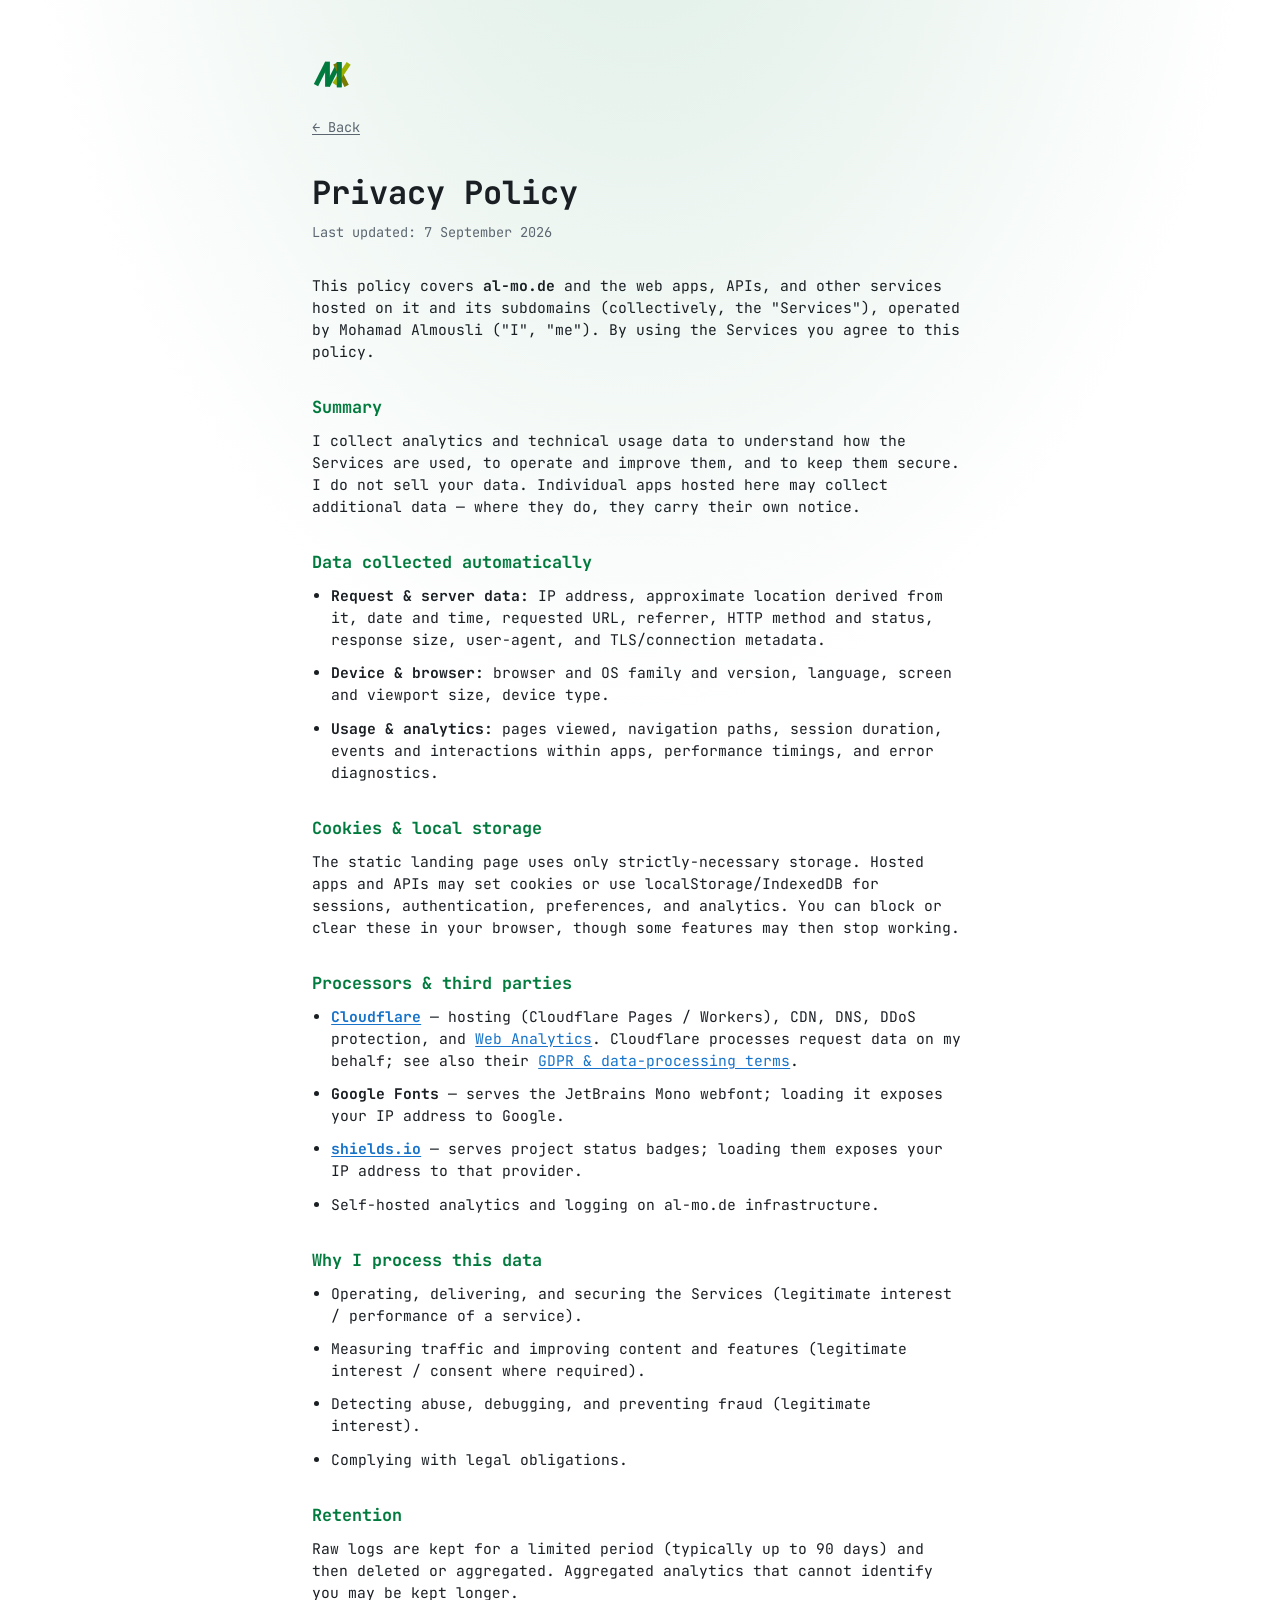
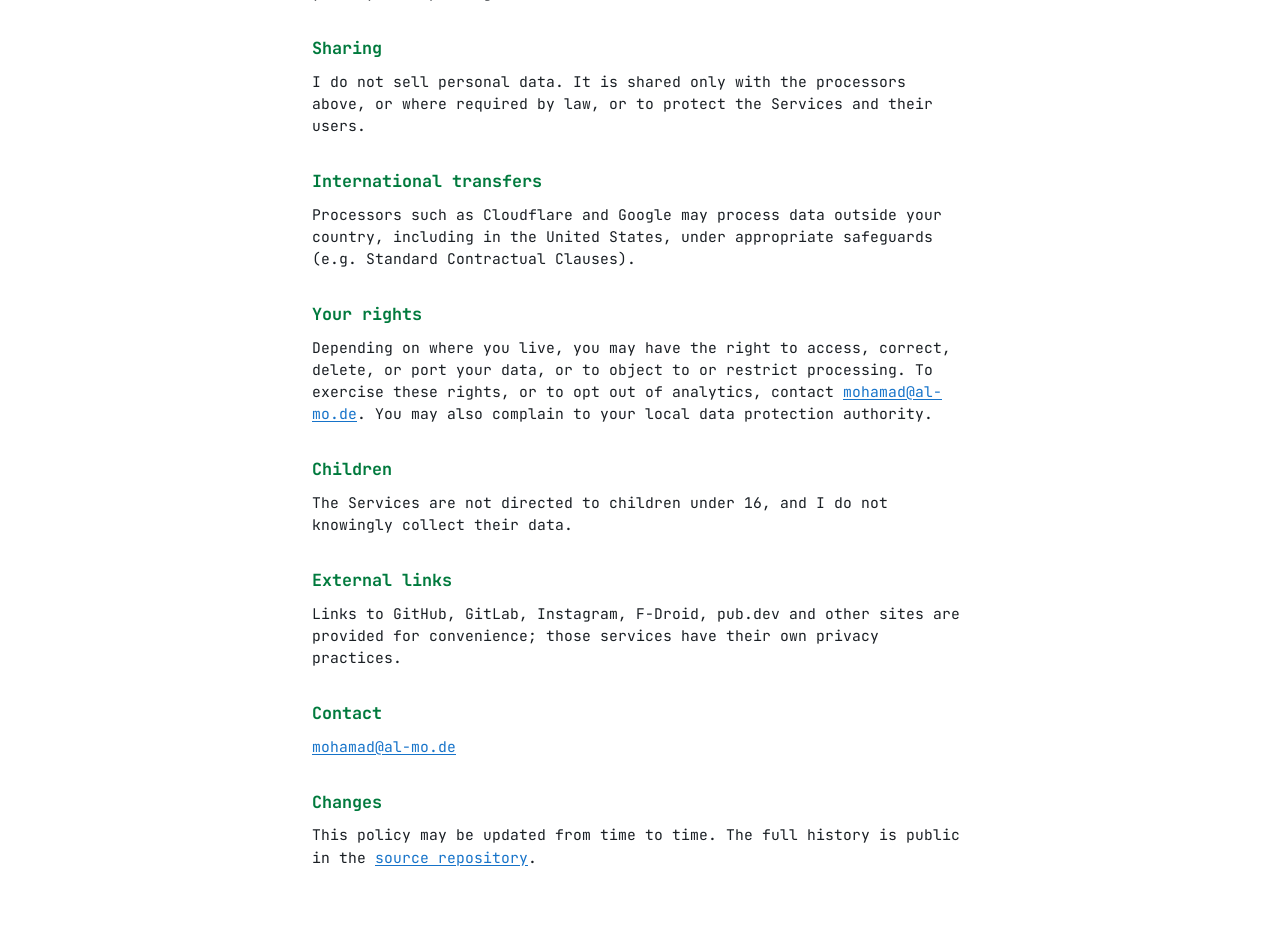
<file: privacy/index.html>
<!DOCTYPE html>
<html lang="en">

<head>
    <meta charset="UTF-8">
    <meta name="viewport" content="width=device-width, initial-scale=1.0">
    <meta name="color-scheme" content="dark light">
    <title>Privacy Policy — mkalmousli</title>
    <meta name="description" content="Privacy policy for al-mo.de and its hosted services.">
    <meta name="robots" content="index, follow">
    <meta name="theme-color" content="#0b0f14" media="(prefers-color-scheme: dark)">
    <meta name="theme-color" content="#ffffff" media="(prefers-color-scheme: light)">
    <link rel="canonical" href="https://al-mo.de/privacy/">
    <link rel="stylesheet" href="/style.css">
    <link rel="icon" type="image/x-icon" href="/assets/favicon.ico">
    <link rel="icon" type="image/svg+xml" href="/assets/mk.svg">
    <link rel="apple-touch-icon" href="/assets/mk.png">
    <link rel="preconnect" href="https://fonts.googleapis.com">
    <link rel="preconnect" href="https://fonts.gstatic.com" crossorigin>
    <link href="https://fonts.googleapis.com/css2?family=JetBrains+Mono:ital,wght@0,400;0,500;0,700;1,400&display=swap"
        rel="stylesheet">
</head>

<body>
    <main id="content" class="doc">
        <a class="doc-home" href="/"><img src="/assets/mk.svg" alt="mkalmousli" width="40" height="40" /></a>
        <a class="back" href="/">&larr; Back</a>
        <h1>Privacy Policy</h1>
        <p class="updated">Last updated: 7 September 2026</p>

        <p>This policy covers <strong>al-mo.de</strong> and the web apps, APIs, and
            other services hosted on it and its subdomains (collectively, the "Services"), operated by Mohamad Almousli
            ("I", "me"). By using the Services you agree to this policy.</p>

        <h2>Summary</h2>
        <p>I collect analytics and technical usage data to understand how the Services are used, to operate and
            improve them, and to keep them secure. I do not sell your data. Individual apps hosted here may collect
            additional data — where they do, they carry their own notice.</p>

        <h2>Data collected automatically</h2>
        <ul>
            <li><strong>Request &amp; server data:</strong> IP address, approximate location derived from it, date and
                time, requested URL, referrer, HTTP method and status, response size, user-agent, and TLS/connection
                metadata.</li>
            <li><strong>Device &amp; browser:</strong> browser and OS family and version, language, screen and
                viewport size, device type.</li>
            <li><strong>Usage &amp; analytics:</strong> pages viewed, navigation paths, session duration, events and
                interactions within apps, performance timings, and error diagnostics.</li>
        </ul>

        <h2>Cookies &amp; local storage</h2>
        <p>The static landing page uses only strictly-necessary storage. Hosted apps and APIs may set cookies or use
            <code>localStorage</code>/<code>IndexedDB</code> for sessions, authentication, preferences, and
            analytics. You can block or clear these in your browser, though some features may then stop working.</p>

        <h2>Processors &amp; third parties</h2>
        <ul>
            <li><strong><a href="https://www.cloudflare.com/privacypolicy/" rel="noopener">Cloudflare</a></strong> —
                hosting (Cloudflare Pages / Workers), CDN, DNS, DDoS protection, and
                <a href="https://www.cloudflare.com/web-analytics/" rel="noopener">Web Analytics</a>. Cloudflare
                processes request data on my behalf; see also their
                <a href="https://www.cloudflare.com/trust-hub/gdpr/" rel="noopener">GDPR &amp; data-processing
                    terms</a>.</li>
            <li><strong>Google Fonts</strong> — serves the JetBrains Mono webfont; loading it exposes your IP address
                to Google.</li>
            <li><strong><a href="https://shields.io/" rel="noopener">shields.io</a></strong> — serves project status
                badges; loading them exposes your IP address to that provider.</li>
            <li>Self-hosted analytics and logging on al-mo.de infrastructure.</li>
        </ul>

        <h2>Why I process this data</h2>
        <ul>
            <li>Operating, delivering, and securing the Services (legitimate interest / performance of a service).</li>
            <li>Measuring traffic and improving content and features (legitimate interest / consent where required).</li>
            <li>Detecting abuse, debugging, and preventing fraud (legitimate interest).</li>
            <li>Complying with legal obligations.</li>
        </ul>

        <h2>Retention</h2>
        <p>Raw logs are kept for a limited period (typically up to 90 days) and then deleted or aggregated. Aggregated
            analytics that cannot identify you may be kept longer.</p>

        <h2>Sharing</h2>
        <p>I do not sell personal data. It is shared only with the processors above, or where required by law, or to
            protect the Services and their users.</p>

        <h2>International transfers</h2>
        <p>Processors such as Cloudflare and Google may process data outside your country, including in the United
            States, under appropriate safeguards (e.g. Standard Contractual Clauses).</p>

        <h2>Your rights</h2>
        <p>Depending on where you live, you may have the right to access, correct, delete, or port your data, or to
            object to or restrict processing. To exercise these rights, or to opt out of analytics, contact
            <a href="mailto:mohamad@al-mo.de">mohamad@al-mo.de</a>. You may also complain to your local data
            protection authority.</p>

        <h2>Children</h2>
        <p>The Services are not directed to children under 16, and I do not knowingly collect their data.</p>

        <h2>External links</h2>
        <p>Links to GitHub, GitLab, Instagram, F-Droid, pub.dev and other sites are provided for convenience; those
            services have their own privacy practices.</p>

        <h2>Contact</h2>
        <p><a href="mailto:mohamad@al-mo.de">mohamad@al-mo.de</a></p>

        <h2>Changes</h2>
        <p>This policy may be updated from time to time. The full history is public in the
            <a href="https://github.com/mkalmousli/mkalmousli.github.io" rel="noopener">source repository</a>.</p>
    </main>
</body>

</html>
</file>
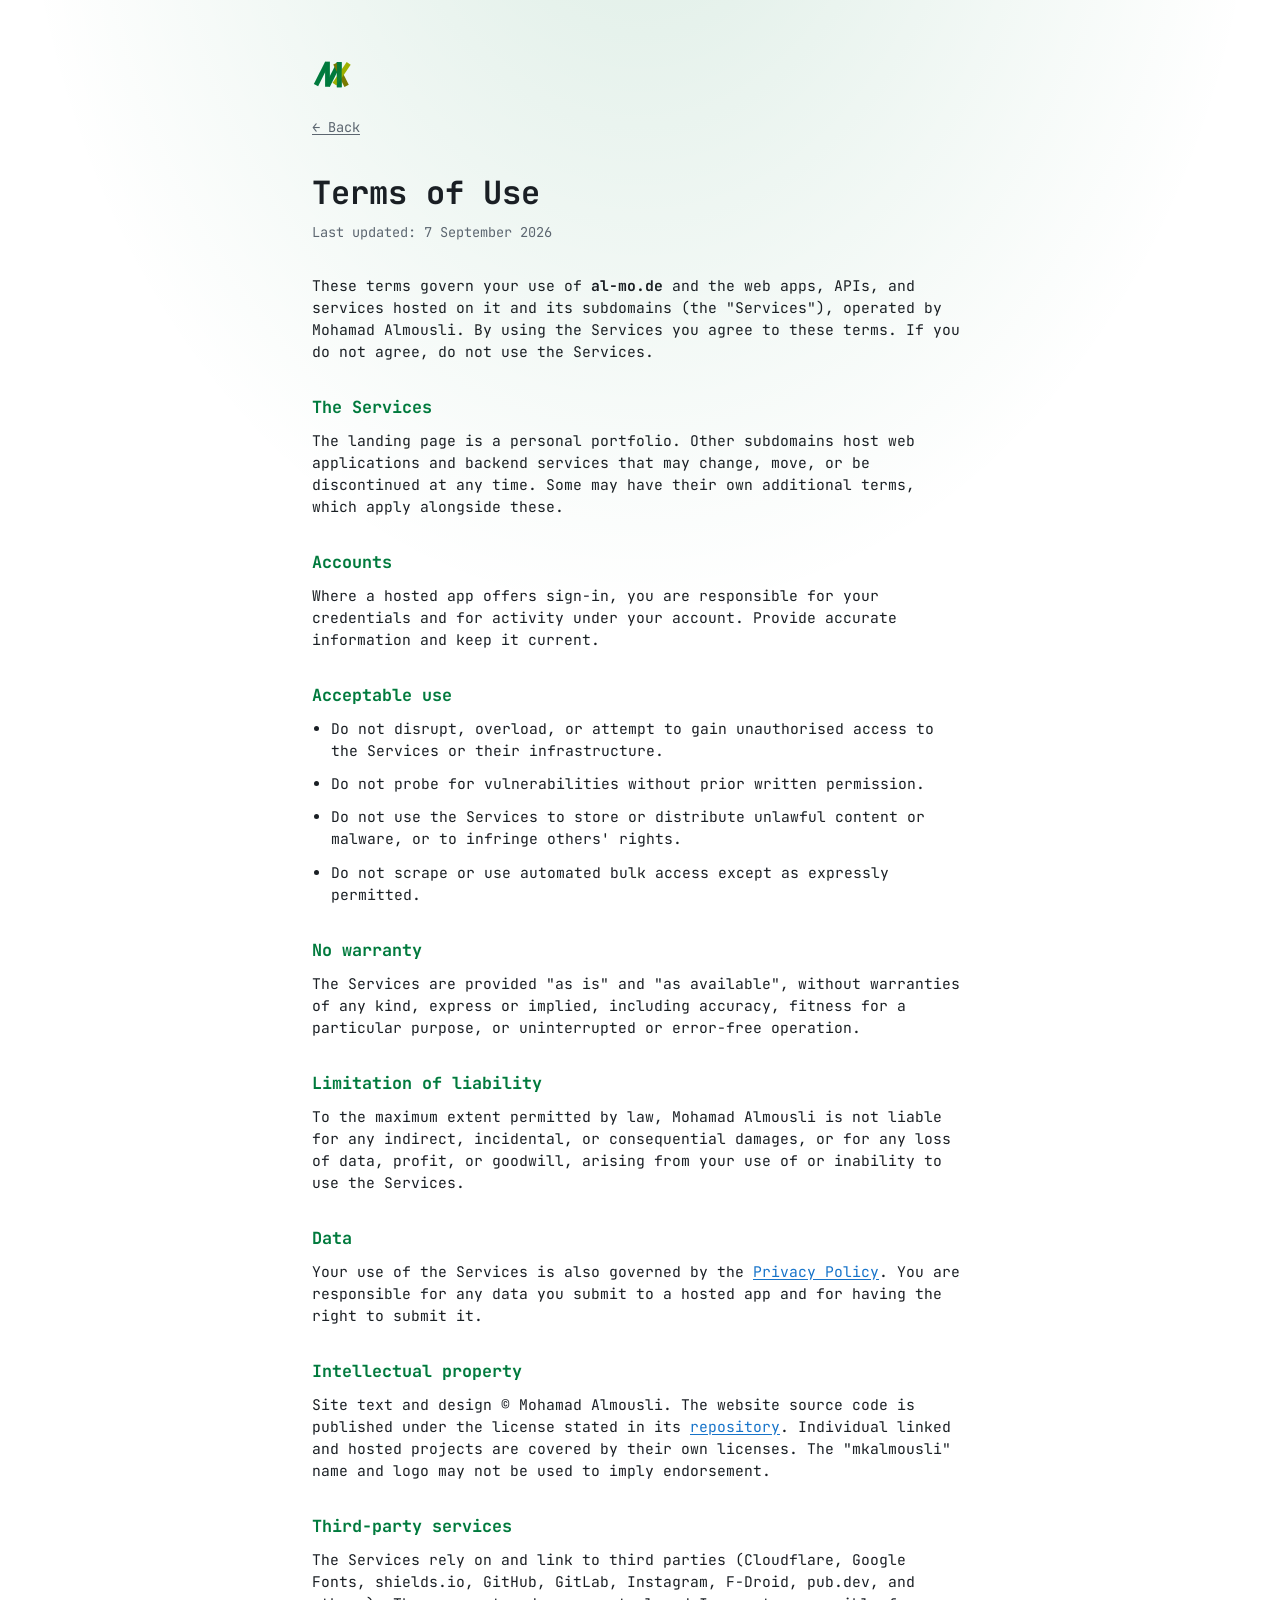
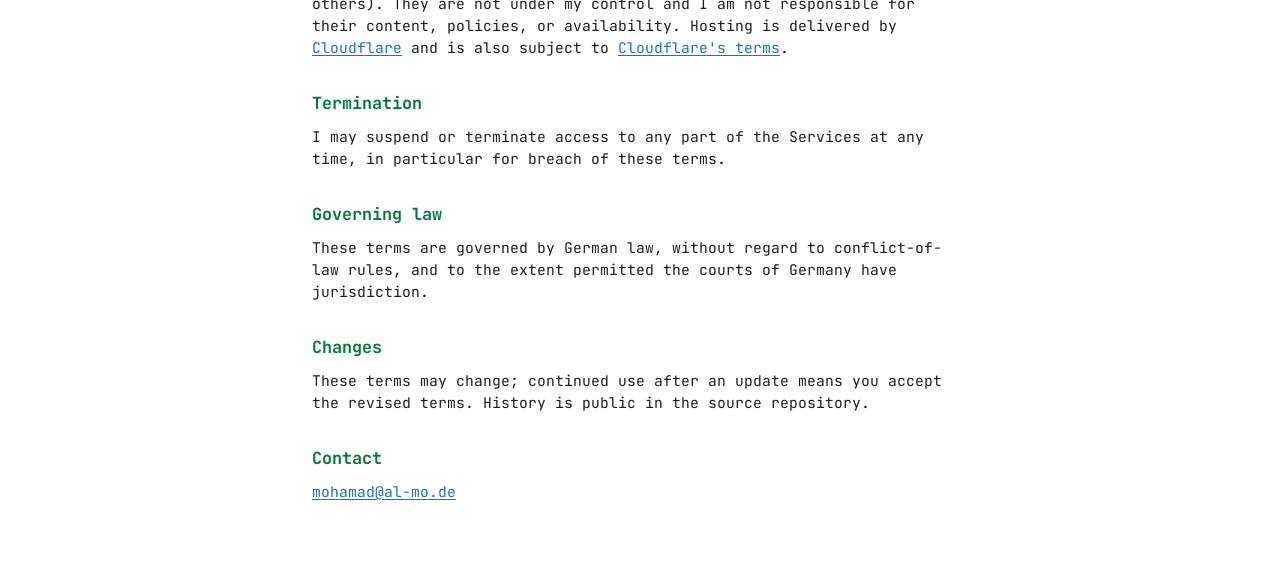
<file: terms/index.html>
<!DOCTYPE html>
<html lang="en">

<head>
    <meta charset="UTF-8">
    <meta name="viewport" content="width=device-width, initial-scale=1.0">
    <meta name="color-scheme" content="dark light">
    <title>Terms of Use — mkalmousli</title>
    <meta name="description" content="Terms of use for al-mo.de and its hosted services.">
    <meta name="robots" content="index, follow">
    <meta name="theme-color" content="#0b0f14" media="(prefers-color-scheme: dark)">
    <meta name="theme-color" content="#ffffff" media="(prefers-color-scheme: light)">
    <link rel="canonical" href="https://al-mo.de/terms/">
    <link rel="stylesheet" href="/style.css">
    <link rel="icon" type="image/x-icon" href="/assets/favicon.ico">
    <link rel="icon" type="image/svg+xml" href="/assets/mk.svg">
    <link rel="apple-touch-icon" href="/assets/mk.png">
    <link rel="preconnect" href="https://fonts.googleapis.com">
    <link rel="preconnect" href="https://fonts.gstatic.com" crossorigin>
    <link href="https://fonts.googleapis.com/css2?family=JetBrains+Mono:ital,wght@0,400;0,500;0,700;1,400&display=swap"
        rel="stylesheet">
</head>

<body>
    <main id="content" class="doc">
        <a class="doc-home" href="/"><img src="/assets/mk.svg" alt="mkalmousli" width="40" height="40" /></a>
        <a class="back" href="/">&larr; Back</a>
        <h1>Terms of Use</h1>
        <p class="updated">Last updated: 7 September 2026</p>

        <p>These terms govern your use of <strong>al-mo.de</strong> and the web
            apps, APIs, and services hosted on it and its subdomains (the "Services"), operated by Mohamad Almousli. By
            using the Services you agree to these terms. If you do not agree, do not use the Services.</p>

        <h2>The Services</h2>
        <p>The landing page is a personal portfolio. Other subdomains host web applications and backend services that
            may change, move, or be discontinued at any time. Some may have their own additional terms, which apply
            alongside these.</p>

        <h2>Accounts</h2>
        <p>Where a hosted app offers sign-in, you are responsible for your credentials and for activity under your
            account. Provide accurate information and keep it current.</p>

        <h2>Acceptable use</h2>
        <ul>
            <li>Do not disrupt, overload, or attempt to gain unauthorised access to the Services or their
                infrastructure.</li>
            <li>Do not probe for vulnerabilities without prior written permission.</li>
            <li>Do not use the Services to store or distribute unlawful content or malware, or to infringe others'
                rights.</li>
            <li>Do not scrape or use automated bulk access except as expressly permitted.</li>
        </ul>

        <h2>No warranty</h2>
        <p>The Services are provided "as is" and "as available", without warranties of any kind, express or implied,
            including accuracy, fitness for a particular purpose, or uninterrupted or error-free operation.</p>

        <h2>Limitation of liability</h2>
        <p>To the maximum extent permitted by law, Mohamad Almousli is not liable for any indirect, incidental, or
            consequential damages, or for any loss of data, profit, or goodwill, arising from your use of or inability
            to use the Services.</p>

        <h2>Data</h2>
        <p>Your use of the Services is also governed by the <a href="/privacy/">Privacy Policy</a>. You are
            responsible for any data you submit to a hosted app and for having the right to submit it.</p>

        <h2>Intellectual property</h2>
        <p>Site text and design &copy; Mohamad Almousli. The website source code is published under the license stated
            in its <a href="https://github.com/mkalmousli/mkalmousli.github.io" rel="noopener">repository</a>.
            Individual linked and hosted projects are covered by their own licenses. The "mkalmousli" name and logo
            may not be used to imply endorsement.</p>

        <h2>Third-party services</h2>
        <p>The Services rely on and link to third parties (Cloudflare, Google Fonts, shields.io, GitHub, GitLab,
            Instagram, F-Droid, pub.dev, and others). They are not under my control and I am not responsible for their
            content, policies, or availability. Hosting is delivered by
            <a href="https://pages.cloudflare.com/" rel="noopener">Cloudflare</a> and is also subject to
            <a href="https://www.cloudflare.com/website-terms/" rel="noopener">Cloudflare's terms</a>.</p>

        <h2>Termination</h2>
        <p>I may suspend or terminate access to any part of the Services at any time, in particular for breach of
            these terms.</p>

        <h2>Governing law</h2>
        <p>These terms are governed by German law, without regard to conflict-of-law rules, and to the extent
            permitted the courts of Germany have jurisdiction.</p>

        <h2>Changes</h2>
        <p>These terms may change; continued use after an update means you accept the revised terms. History is public
            in the source repository.</p>

        <h2>Contact</h2>
        <p><a href="mailto:mohamad@al-mo.de">mohamad@al-mo.de</a></p>
    </main>
</body>

</html>
</file>
<file: style.css>
/* ---------- Tokens ---------- */
:root {
    --bg: #ffffff;
    --bg-soft: #f4f6f8;
    --surface: #ffffff;
    --border: #e2e6ea;
    --text: #1a1f24;
    --text-dim: #5c6670;
    --accent: #007a3d;
    --link: #1673c9;
    --shadow: 0 1px 2px rgba(0, 0, 0, .04), 0 8px 24px rgba(0, 0, 0, .06);
    --radius: 14px;
}

@media (prefers-color-scheme: dark) {
    :root {
        --bg: #0b0f14;
        --bg-soft: #10161d;
        --surface: #141b23;
        --border: #232d38;
        --text: #e6edf3;
        --text-dim: #93a1ad;
        --accent: #3fbf7f;
        --link: #58a6ff;
        --shadow: 0 1px 2px rgba(0, 0, 0, .3), 0 12px 32px rgba(0, 0, 0, .4);
    }
}

* {
    margin: 0;
    padding: 0;
    box-sizing: border-box;
    font-family: "JetBrains Mono", ui-monospace, SFMono-Regular, Menlo, monospace;
    -webkit-tap-highlight-color: transparent;
}

body {
    background: var(--bg);
    color: var(--text);
    line-height: 1.5;
    -webkit-font-smoothing: antialiased;
    text-rendering: optimizeLegibility;
    background-image:
        radial-gradient(70% 55% at 50% -10%, color-mix(in srgb, var(--accent) 14%, transparent), transparent 70%);
    background-repeat: no-repeat;
}

/* ---------- Fit-to-viewport shell ---------- */
#content {
    min-height: 100vh;
    min-height: 100svh;
    max-width: 900px;
    margin-inline: auto;
    padding: clamp(.9rem, 3.5vh, 2rem) clamp(1rem, 5vw, 2rem);
    display: flex;
    flex-direction: column;
    justify-content: center;
    gap: clamp(1.1rem, 4vh, 2.4rem);
}

/* ---------- Hero ---------- */
.hero {
    display: flex;
    flex-direction: column;
    align-items: center;
    text-align: center;
    gap: clamp(.6rem, 2vh, 1rem);
}

#logo {
    width: clamp(120px, 22vh, 200px);
    height: auto;
    animation: logo-water 5s infinite ease-in-out;
}

.hero h1 {
    font-size: clamp(.95rem, 3vw, 1.15rem);
    font-weight: 500;
    color: var(--text-dim);
    letter-spacing: -.01em;
}

.name {
    font-size: clamp(1.6rem, 5.5vw, 2.4rem);
    font-weight: 700;
    color: var(--text);
    letter-spacing: -.02em;
}

.tagline {
    color: var(--text-dim);
    margin-top: .15rem;
    font-size: clamp(.85rem, 3vw, 1rem);
}

@keyframes logo-water {

    0%,
    100% {
        transform: scale(1) skew(0, 0);
        filter: brightness(1);
    }

    25% {
        transform: scale(1.03, .97) skew(2deg, -2deg);
        filter: brightness(1.05);
    }

    50% {
        transform: scale(.98, 1.02) skew(-2deg, 2deg);
        filter: brightness(.98);
    }

    75% {
        transform: scale(1.02, .98) skew(1deg, -1deg);
        filter: brightness(1.03);
    }
}

/* ---------- Chips ---------- */
ul {
    list-style: none;
}

a {
    color: var(--link);
    text-decoration: none;
    transition: color .2s;
}

a:hover {
    text-decoration: underline;
}

.chips {
    display: flex;
    flex-wrap: wrap;
    justify-content: center;
    gap: .5rem;
    margin-top: .35rem;
}

.chips a {
    display: inline-flex;
    align-items: center;
    gap: .4rem;
    padding: .4rem .9rem;
    border: 1px solid var(--border);
    border-radius: 999px;
    background: var(--surface);
    color: var(--text);
    font-size: .85rem;
    transition: transform .15s ease, border-color .2s, background .2s;
}

.chips a:hover {
    text-decoration: none;
    transform: translateY(-2px);
    border-color: var(--accent);
    background: var(--bg-soft);
}

.chips svg {
    flex: 0 0 auto;
    color: var(--text-dim);
}

.chips a:hover svg {
    color: var(--accent);
}

/* ---------- Projects ---------- */
h2 {
    color: var(--accent);
    font-size: 1rem;
    text-align: center;
    margin-bottom: clamp(.7rem, 2vh, 1.1rem);
}

.projects {
    display: grid;
    gap: clamp(.7rem, 2vh, 1rem);
    grid-template-columns: repeat(auto-fit, minmax(min(100%, 230px), 1fr));
    align-items: start;
}

.card {
    position: relative;
    background: var(--surface);
    border: 1px solid var(--border);
    border-radius: var(--radius);
    padding: clamp(.8rem, 2.2vh, 1.1rem);
    box-shadow: var(--shadow);
    transition: transform .18s ease, border-color .2s;
    display: flex;
    gap: .7rem;
    align-items: flex-start;
}

.card-thumb {
    flex: 0 0 auto;
    width: 48px;
    height: 48px;
    border-radius: 12px;
    object-fit: cover;
    background: var(--bg-soft);
    border: 1px solid var(--border);
}

.card-thumb--glyph {
    display: inline-flex;
    align-items: center;
    justify-content: center;
}

.card-body {
    min-width: 0;
    flex: 1 1 auto;
}

/* whole card is clickable via the title link */
.card-title::after {
    content: "";
    position: absolute;
    inset: 0;
    border-radius: inherit;
}

.badge {
    position: relative;
    z-index: 1;
}

.card:hover {
    transform: translateY(-3px);
    border-color: color-mix(in srgb, var(--accent) 45%, var(--border));
}

.card-title {
    font-size: 1rem;
    font-weight: 700;
    color: var(--text);
    display: flex;
    align-items: center;
    flex-wrap: wrap;
    gap: .4rem;
}

.card-title:hover {
    color: var(--link);
}

.card a:hover {
    text-decoration: none;
}

.tag {
    font-size: .62rem;
    font-weight: 500;
    letter-spacing: .06em;
    text-transform: uppercase;
    color: var(--text-dim);
    border: 1px solid var(--border);
    border-radius: 999px;
    padding: .1rem .5rem;
}

.card p {
    color: var(--text-dim);
    font-size: .82rem;
    margin: .35rem 0 .6rem;
}

.badge img {
    display: block;
    height: 20px;
    width: auto;
}

/* ---------- Libraries / secondary list ---------- */
.section-sub {
    text-align: center;
    font-size: .7rem;
    font-weight: 600;
    letter-spacing: .12em;
    text-transform: uppercase;
    color: var(--text-dim);
    margin-top: clamp(2rem, 6vh, 3.25rem);
    margin-bottom: .9rem;
}

.lib-list {
    display: grid;
    gap: .7rem;
    grid-template-columns: repeat(auto-fit, minmax(min(100%, 260px), 1fr));
}

.lib-list li {
    border: 1px solid var(--border);
    border-radius: var(--radius);
    background: var(--surface);
    padding: .85rem 1rem;
    transition: border-color .2s;
}

.lib-list li:hover {
    border-color: color-mix(in srgb, var(--accent) 40%, var(--border));
}

.lib-head {
    display: flex;
    align-items: center;
    gap: .5rem;
}

.lib-name {
    font-weight: 700;
    color: var(--text);
    font-size: .95rem;
}

.lib-desc {
    color: var(--text-dim);
    font-size: .84rem;
    margin: .3rem 0 .55rem;
}

.lib-links {
    display: flex;
    flex-wrap: wrap;
    gap: .9rem;
    font-size: .82rem;
}

/* ---------- Footer ---------- */
footer {
    color: var(--text-dim);
    font-size: .78rem;
    text-align: center;
    display: flex;
    flex-direction: column;
    gap: .4rem;
    align-items: center;
}

.foot-links {
    display: flex;
    flex-wrap: wrap;
    justify-content: center;
    gap: .4rem .9rem;
}

.foot-links a {
    color: var(--text-dim);
}

.foot-links a:hover {
    color: var(--link);
}

/* ---------- Legal / doc pages ---------- */
#content.doc {
    display: block;
    max-width: 720px;
    padding-block: clamp(2rem, 6vh, 4rem);
}

.doc h1 {
    font-size: clamp(1.5rem, 5vw, 2rem);
    margin-bottom: .3rem;
}

.doc .updated {
    color: var(--text-dim);
    font-size: .85rem;
    margin-bottom: 2rem;
}

.doc h2 {
    text-align: left;
    font-size: 1.05rem;
    margin: 2rem 0 .6rem;
}

.doc p,
.doc li {
    color: var(--text);
    font-size: .92rem;
    margin-bottom: .7rem;
}

.doc ul {
    padding-left: 1.2rem;
    list-style: disc;
}

.doc-home {
    display: inline-block;
    margin-bottom: 1rem;
}

.doc-home img {
    width: 40px;
    height: 40px;
    display: block;
}

.doc .back {
    display: block;
    margin-bottom: 2rem;
    font-size: .85rem;
    color: var(--text-dim);
}

.doc .back:hover {
    color: var(--link);
}

.doc a {
    text-decoration: underline;
    text-underline-offset: 2px;
}

.doc .back:hover,
.doc-home:hover {
    text-decoration: none;
}

/* ================= Product story pages ================= */
#content.story-page {
    display: block;
    max-width: none;
    margin: 0;
    padding: 3rem 0 0;
    gap: 0;
    overflow-x: clip;
}

/* ---- Fixed header ---- */
.story-header {
    position: fixed;
    top: 0;
    left: 0;
    right: 0;
    z-index: 30;
    height: 3rem;
    display: flex;
    align-items: center;
    gap: .75rem;
    padding: 0 clamp(1rem, 5vw, 2rem);
    background: var(--surface);
    border-bottom: 1px solid var(--border);
}

.story-header .brand {
    display: inline-flex;
    align-items: center;
    gap: .4rem;
    font-size: .85rem;
    color: var(--text-dim);
}

.story-header .brand:hover {
    text-decoration: none;
    color: var(--accent);
}

.story-header .brand img {
    width: 20px;
    height: 20px;
}

.story-header .app-id {
    margin-left: auto;
    display: inline-flex;
    align-items: center;
    gap: .45rem;
    min-width: 0;
}

.story-header .app-id img,
.story-header .app-id svg {
    width: 22px;
    height: 22px;
    border-radius: 6px;
    flex: 0 0 auto;
}

.story-header .app-name {
    font-weight: 700;
    font-size: .9rem;
    color: var(--text);
    letter-spacing: -.01em;
    white-space: nowrap;
    overflow: hidden;
    text-overflow: ellipsis;
}

.hero-logo {
    width: clamp(56px, 14vw, 84px);
    height: auto;
    aspect-ratio: 1;
    border-radius: 22%;
    overflow: hidden;
    display: block;
    margin: 0 auto .9rem;
}

.hero-logo svg {
    width: 100%;
    height: 100%;
    display: block;
}

/* ---- Chapter ---- */
.chapter {
    display: flex;
    flex-direction: column;
    align-items: center;
    text-align: center;
    gap: clamp(1.25rem, 3.5vw, 2rem);
    max-width: 1140px;
    margin-inline: auto;
    padding: clamp(2rem, 5vh, 3.25rem) clamp(1.25rem, 5vw, 2.5rem);
}

.chapter--hero {
    padding-top: clamp(2.5rem, 7vh, 4rem);
}

.chapter-copy {
    max-width: 44ch;
}

.eyebrow {
    font-size: .72rem;
    font-weight: 500;
    letter-spacing: .14em;
    text-transform: uppercase;
    color: var(--accent);
    margin-bottom: .5rem;
}

.chapter h1 {
    font-size: clamp(2.3rem, 8vw, 4rem);
    line-height: 1.03;
    letter-spacing: -.03em;
    font-weight: 700;
}

.chapter h2 {
    font-size: clamp(1.7rem, 5vw, 2.5rem);
    line-height: 1.12;
    letter-spacing: -.02em;
    margin-bottom: .6rem;
    color: var(--text);
    text-align: inherit;
}

.chapter-lede {
    margin-top: .7rem;
    font-size: clamp(1rem, 2.8vw, 1.3rem);
    color: var(--text-dim);
    line-height: 1.5;
}

.chapter-copy p:not(.eyebrow):not(.chapter-lede) {
    color: var(--text-dim);
    font-size: clamp(1rem, 2.5vw, 1.12rem);
    line-height: 1.55;
}

.chapter-media {
    width: 100%;
    display: flex;
    justify-content: center;
}

.chapter-media img {
    width: auto;
    max-width: 100%;
    max-height: 68vh;
    border-radius: 18px;
    background: var(--bg-soft);
}

.chapter-media .device {
    max-height: 72vh;
    border: 1px solid var(--border);
    border-radius: clamp(22px, 3.5vw, 30px);
    box-shadow: var(--shadow);
}

.chapter-media .wide {
    border: 1px solid var(--border);
    box-shadow: var(--shadow);
}

/* ---- Full-bleed statement ---- */
.statement {
    padding: clamp(2.5rem, 8vh, 4.5rem) clamp(1.25rem, 6vw, 3rem);
    text-align: center;
    background: var(--bg-soft);
}

.statement p {
    max-width: 24ch;
    margin-inline: auto;
    font-size: clamp(1.7rem, 5.5vw, 3rem);
    line-height: 1.15;
    letter-spacing: -.02em;
    font-weight: 700;
    color: var(--text);
}

.statement .accent {
    color: var(--accent);
}

/* ---- Compact details block ---- */
.details {
    max-width: 900px;
    margin: 0 auto;
    padding: clamp(2rem, 5vh, 3rem) clamp(1.25rem, 5vw, 2rem) clamp(4.5rem, 8vh, 5.5rem);
}

.details h2 {
    font-size: 1.25rem;
    letter-spacing: -.01em;
    margin: 1.75rem 0 .75rem;
    text-align: left;
    color: var(--text);
}

.details > :first-child {
    margin-top: 0;
}

.details p {
    color: var(--text-dim);
    font-size: .95rem;
    line-height: 1.65;
    margin-bottom: .7rem;
}

.details p a {
    color: var(--link);
}

.details code {
    background: var(--bg-soft);
    border: 1px solid var(--border);
    border-radius: 5px;
    padding: .05em .35em;
    font-size: .85em;
}

.feature-grid {
    display: grid;
    gap: .9rem;
    grid-template-columns: repeat(auto-fit, minmax(min(100%, 240px), 1fr));
    margin-top: 1rem;
}

.feature {
    background: var(--surface);
    border: 1px solid var(--border);
    border-radius: var(--radius);
    padding: 1rem 1.1rem;
}

.feature h3 {
    margin: 0 0 .3rem;
    font-size: .95rem;
    color: var(--text);
}

.feature p {
    color: var(--text-dim);
    font-size: .88rem;
    margin: 0;
}

.stack-group {
    margin-bottom: .8rem;
}

.stack-group h3 {
    font-size: .72rem;
    letter-spacing: .09em;
    text-transform: uppercase;
    color: var(--text-dim);
    margin: 0 0 .5rem;
}

.pills {
    display: flex;
    flex-wrap: wrap;
    gap: .45rem;
}

.pill {
    font-size: .8rem;
    padding: .32rem .7rem;
    border: 1px solid var(--border);
    border-radius: 999px;
    background: var(--surface);
    color: var(--text);
}

.callout {
    background: var(--bg-soft);
    border: 1px solid var(--border);
    border-radius: var(--radius);
    padding: 1.1rem 1.2rem;
}

.callout p + p {
    margin-top: .6rem;
}

.story-meta {
    display: flex;
    flex-wrap: wrap;
    gap: .5rem 1.4rem;
    color: var(--text-dim);
    font-size: .85rem;
    border-top: 1px solid var(--border);
    padding-top: 1.1rem;
    margin-top: 1.75rem;
}

.story-meta a {
    color: var(--link);
}

/* ---- CTA ---- */
.cta-row {
    display: flex;
    flex-wrap: wrap;
    gap: .6rem;
    justify-content: center;
    margin-top: 1.1rem;
}

.btn {
    display: inline-flex;
    align-items: center;
    gap: .4rem;
    padding: .7rem 1.3rem;
    border-radius: 999px;
    font-size: .92rem;
    font-weight: 500;
    border: 1px solid var(--border);
    background: var(--surface);
    color: var(--text);
    transition: transform .15s ease, border-color .2s, background .2s;
}

.btn svg {
    width: 15px;
    height: 15px;
    flex: 0 0 auto;
}

.btn:hover {
    text-decoration: none;
    transform: translateY(-2px);
}

.btn.primary {
    background: var(--accent);
    border-color: var(--accent);
    color: #fff;
}

.btn.primary:hover {
    filter: brightness(1.08);
}

/* ---- Terminal command block ---- */
.cmd {
    position: relative;
    background: #0b0f14;
    color: #e6edf3;
    border: 1px solid #232d38;
    border-radius: var(--radius);
    padding: .95rem 1.1rem .95rem 2.4rem;
    overflow-x: auto;
    font-size: .85rem;
    line-height: 1.5;
    margin: .4rem 0 .9rem;
    -webkit-overflow-scrolling: touch;
}

.cmd::before {
    content: "$";
    position: absolute;
    left: 1.1rem;
    color: var(--accent);
    font-weight: 700;
    user-select: none;
}

.cmd code {
    background: none;
    border: 0;
    padding: 0;
    font-size: inherit;
    color: inherit;
    white-space: pre;
}

/* ---- Desktop: alternating split chapters ---- */
@media (min-width: 900px) {
    .chapter--split {
        flex-direction: row;
        align-items: center;
        text-align: left;
        gap: clamp(2rem, 5vw, 4rem);
    }

    .chapter--split.reverse {
        flex-direction: row-reverse;
    }

    .chapter--split .chapter-copy {
        flex: 1 1 40%;
        max-width: 40ch;
    }

    .chapter--split .chapter-media {
        flex: 1 1 56%;
    }

    .chapter--split .cta-row {
        justify-content: flex-start;
    }

    .chapter--hero {
        flex-direction: row;
        text-align: left;
        gap: clamp(2rem, 5vw, 4rem);
        min-height: calc(100svh - 3rem);
    }

    .chapter--hero .chapter-copy {
        flex: 1 1 44%;
        max-width: 46ch;
    }

    .chapter--hero .chapter-media {
        flex: 1 1 52%;
    }

    .chapter--hero .cta-row {
        justify-content: flex-start;
    }

    .chapter--hero .hero-logo {
        margin-left: 0;
        margin-right: 0;
    }
}

/* sticky mobile download bar */
.app-cta-bar {
    position: fixed;
    left: 0;
    right: 0;
    bottom: 0;
    z-index: 20;
    display: flex;
    gap: .6rem;
    justify-content: center;
    padding: .6rem clamp(1rem, 5vw, 2rem);
    padding-bottom: calc(.6rem + env(safe-area-inset-bottom));
    background: var(--surface);
    border-top: 1px solid var(--border);
}

.app-cta-bar .btn {
    flex: 1 1 auto;
    max-width: 340px;
    justify-content: center;
}

@media (min-width: 760px) {
    .app-cta-bar {
        display: none;
    }
}

/* ---------- a11y ---------- */
a:focus-visible {
    outline: 2px solid var(--accent);
    outline-offset: 3px;
    border-radius: 4px;
}

@media (prefers-reduced-motion: reduce) {

    *,
    *::before,
    *::after {
        animation: none !important;
        transition: none !important;
    }
}

/* Tablet / short-desktop: hero sits beside its text to save vertical space */
@media (min-width: 760px) and (min-height: 480px) {
    .hero {
        flex-direction: row;
        text-align: left;
        justify-content: center;
        gap: 2rem;
    }

    .hero-text {
        max-width: 340px;
    }

    .chips {
        justify-content: flex-start;
    }
}

/* Desktop: two columns — identity rail on the left, work on the right */
@media (min-width: 1000px) and (min-height: 560px) {
    #content {
        max-width: 1160px;
        display: grid;
        grid-template-columns: minmax(260px, 330px) 1fr;
        grid-template-rows: auto auto;
        column-gap: clamp(2rem, 4.5vw, 3.5rem);
        row-gap: 2rem;
        align-content: center;
        justify-content: center;
    }

    .hero {
        grid-column: 1;
        grid-row: 1;
        flex-direction: column;
        align-items: flex-start;
        text-align: left;
        align-self: start;
        position: sticky;
        top: clamp(1.5rem, 6vh, 3rem);
        gap: 1.25rem;
    }

    #logo {
        width: clamp(160px, 15vw, 220px);
    }

    .hero h1 {
        font-size: 1.1rem;
    }

    .name {
        font-size: clamp(2rem, 2.6vw, 2.75rem);
    }

    .tagline {
        font-size: 1.05rem;
    }

    .chips {
        justify-content: flex-start;
    }

    section[aria-labelledby="projects_title"] {
        grid-column: 2;
        grid-row: 1 / span 2;
        margin-top: 0;
        align-self: center;
    }

    #content > footer {
        grid-column: 1;
        grid-row: 2;
        align-items: flex-start;
        text-align: left;
        align-self: start;
        margin-top: 0;
    }

    .foot-links {
        justify-content: flex-start;
    }

    #projects_title {
        text-align: left;
    }

    .section-sub {
        text-align: left;
    }

    .projects {
        grid-template-columns: repeat(2, 1fr);
    }
}

/* Wide desktop: a little more room */
@media (min-width: 1400px) and (min-height: 560px) {
    #content {
        max-width: 1320px;
    }
}
</file>
